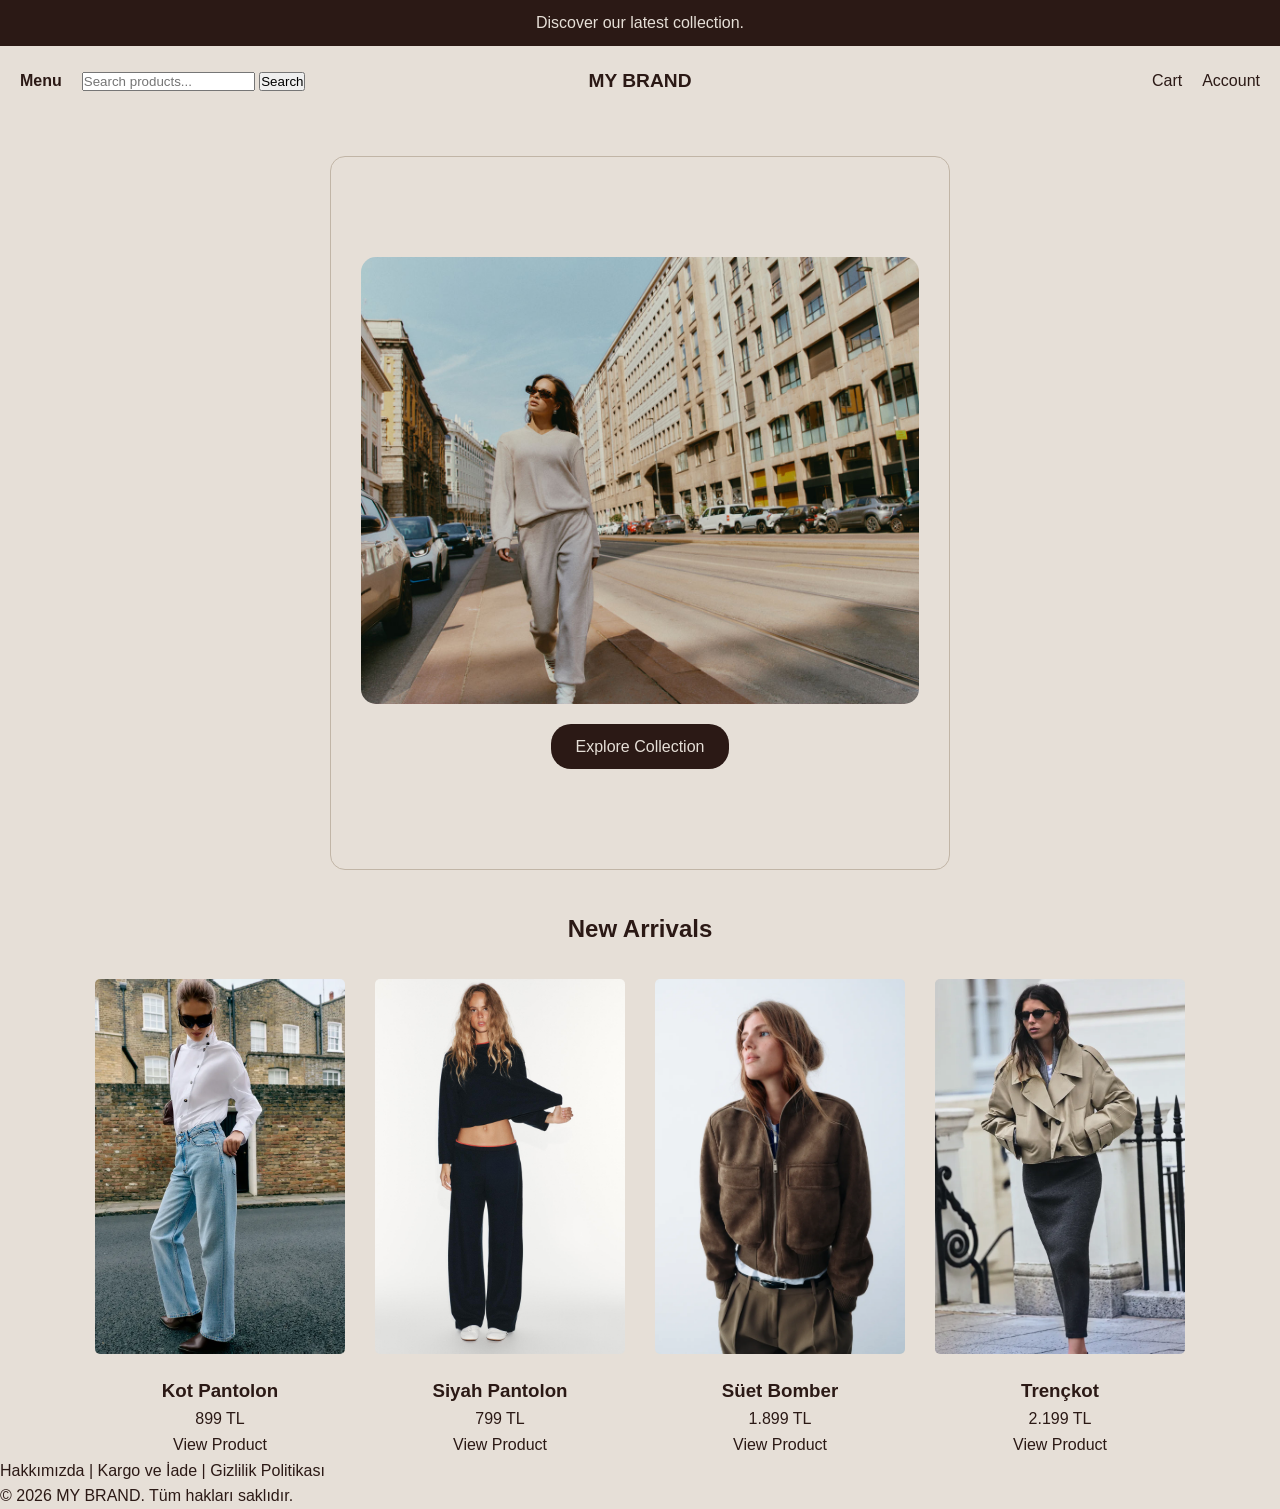
<file: index.html>
<!DOCTYPE html>
<html lang="en">
<head>
    <link rel="stylesheet" href="style.css">
    <meta charset="UTF-8">
    <meta name="viewport" content="width=device-width, initial-scale=1.0">
    <title>My Brand</title>
</head>
<body>
    
   
    
   <header>
    <div class="announcement">
        Discover our latest collection.
    </div>

    <nav>
        <div class="nav-left">
            <span class="menu-btn" id="openMenu">Menu</span>
            <form action="products.html" method="get">
                <input type="search" name="search" placeholder="Search products...">
                <button type="submit">Search</button>
            </form>
        </div>

        <a href="index.html" class="logo">MY BRAND</a>

        <div class="nav-right">
            <a href="cart.html">Cart</a>
            <a href="login.html">Account</a>
        </div>
    </nav>
</header>


<nav class="side-menu">
    <span class="close-btn" id="closeMenu">X Kapat</span>
    <ul>
        <li><a href="index.html">Home</a></li>
        <li><a href="products.html">Shop All</a></li>
        <li><a href="products.html">New Arrivals</a></li>
        <li><a href="about.html">About Us</a></li>
        <li><a href="profile.html">Account</a></li>
    </ul>
</nav>
  
    <main>
        <section class="hero">
            <div class="slide">
                <!-- 1. En üstte çerçeveli yazı -->
                <div class="slide-text">
                    <img src="images/anasayfa2.jpg" alt="Ana Sayfa Görseli" style="width: 100%; display: block;">
                    
                    <a href="products.html">Explore Collection</a>
                </div>
                
                
                
            </div>
        </section>

        
        <section class="new-arrivals">
            <h2>New Arrivals</h2>
<div class="product-grid">
    

    <article>
        <img src="images/kotpant.webp" alt="Kot Pantolon">
        <h3>Kot Pantolon</h3>
        <p>899 TL</p>
        <a href="product.html">View Product</a>
    </article>

   
    <article>
        <img src="images/siyahpant.jpg" alt="Siyah Pantolon">
        <h3>Siyah Pantolon</h3>
        <p>799 TL</p>
        <a href="product.html">View Product</a>
    </article>

    <article>
        <img src="images/suetbomber.webp" alt="Süet Bomber">
        <h3>Süet Bomber</h3>
        <p>1.899 TL</p>
        <a href="product.html">View Product</a>
    </article>

    <article>
        <img src="images/trenckot.webp" alt="Trençkot">
        <h3>Trençkot</h3>
        <p>2.199 TL</p>
        <a href="product.html">View Product</a>
    </article>
</div>
            
        </section>
    </main>

  
    <footer>
        <div class="footer-iletisim">
            <a href="about.html">Hakkımızda</a> | 
            <a href="#">Kargo ve İade</a> | 
            <a href="#">Gizlilik Politikası</a>
        </div>
        <p>© 2026 MY BRAND. Tüm hakları saklıdır.</p>
    </footer>

  <script src="script.js"></script>

</body>
</html>
</file>
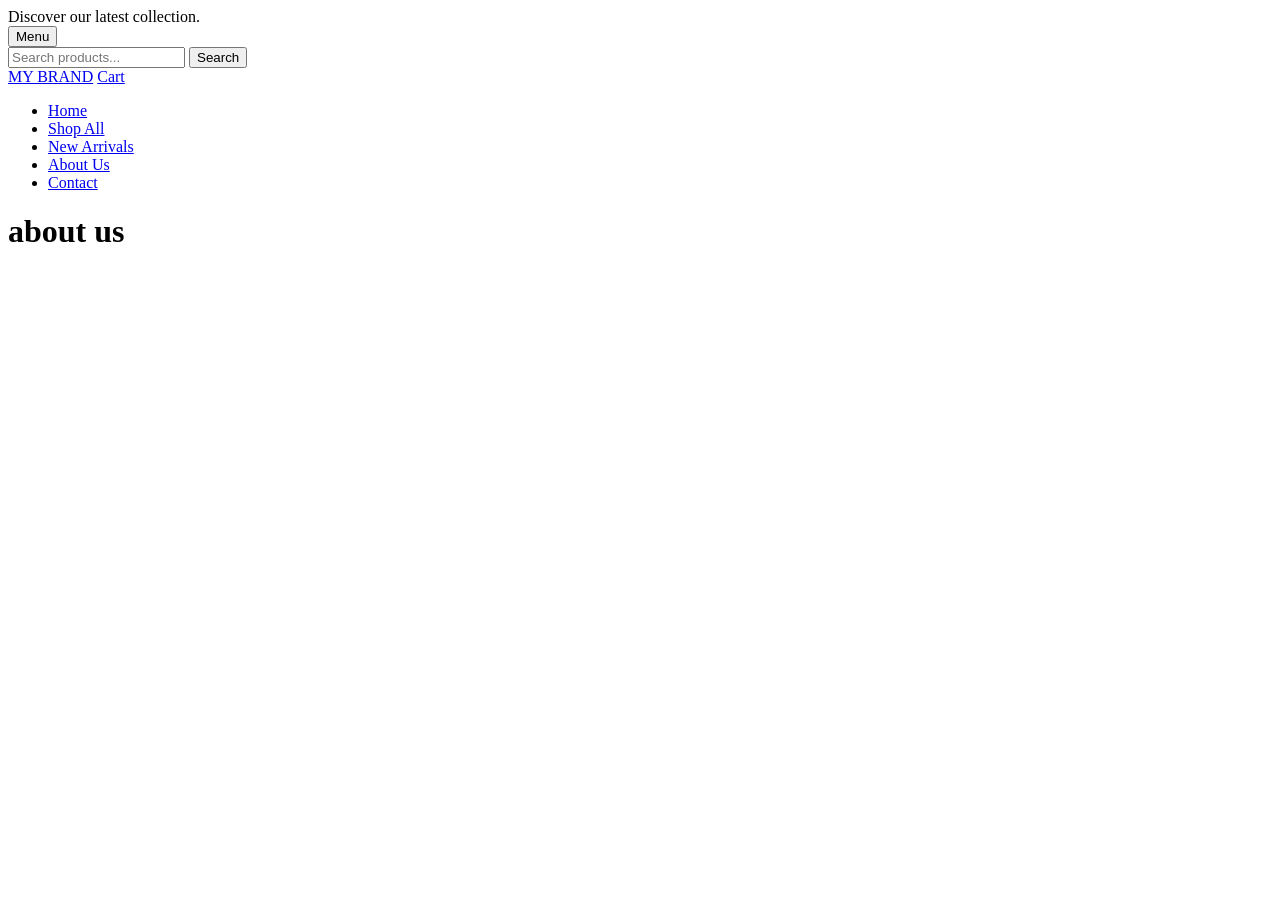
<file: about.html>
<!DOCTYPE html>
<html lang="en">
<head>
    <meta charset="UTF-8">
    <meta name="viewport" content="width=device-width, initial-scale=1.0">
    <title>My Brand</title>
</head>
<body>
    <header>
        <div class="announcement">Discover our latest collection.</div>
        <nav>
            <button type="button">Menu</button>
            <form action="#" method="get">
                <input type="search" name="search" placeholder="Search products...">
                <button type="submit">Search</button>
            </form>
            <a href="index.html">MY BRAND</a>
            <a href="cart.html">Cart</a>
        </nav>
    </header>
    <nav aria-label="Main menu">
        <ul>
            <li><a href="index.html">Home</a></li>
            <li><a href="products.html">Shop All</a></li>
            <li><a href="products.html">New Arrivals</a></li>
            <li><a href="about.html">About Us</a></li>
            <li><a href="contact.html">Contact</a></li>
        </ul>
    </nav>

    <main>
        <h1>about us</h1>
    </main>
</body>
</html>
</file>
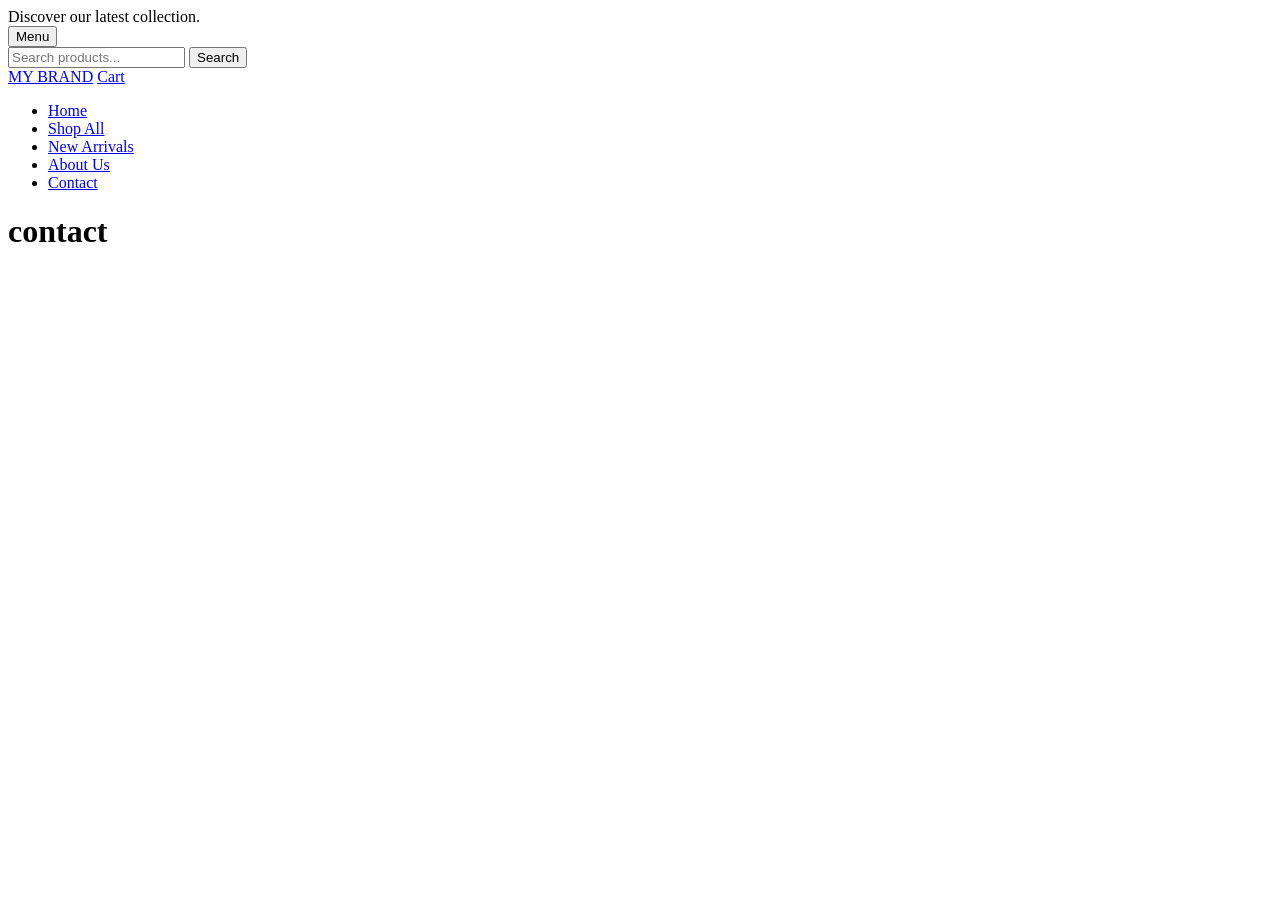
<file: contact.html>
<!DOCTYPE html>
<html lang="en">
<head>
    <meta charset="UTF-8">
    <meta name="viewport" content="width=device-width, initial-scale=1.0">
    <title>My Brand</title>
</head>
<body>
    <header>
        <div class="announcement">Discover our latest collection.</div>
        <nav>
            <button type="button">Menu</button>
            <form action="#" method="get">
                <input type="search" name="search" placeholder="Search products...">
                <button type="submit">Search</button>
            </form>
            <a href="index.html">MY BRAND</a>
            <a href="cart.html">Cart</a>
        </nav>
    </header>
    <nav aria-label="Main menu">
        <ul>
            <li><a href="index.html">Home</a></li>
            <li><a href="products.html">Shop All</a></li>
            <li><a href="products.html">New Arrivals</a></li>
            <li><a href="about.html">About Us</a></li>
            <li><a href="contact.html">Contact</a></li>
        </ul>
    </nav>

    <main>
        <h1>contact</h1>
    </main>
</body>
</html>
</file>
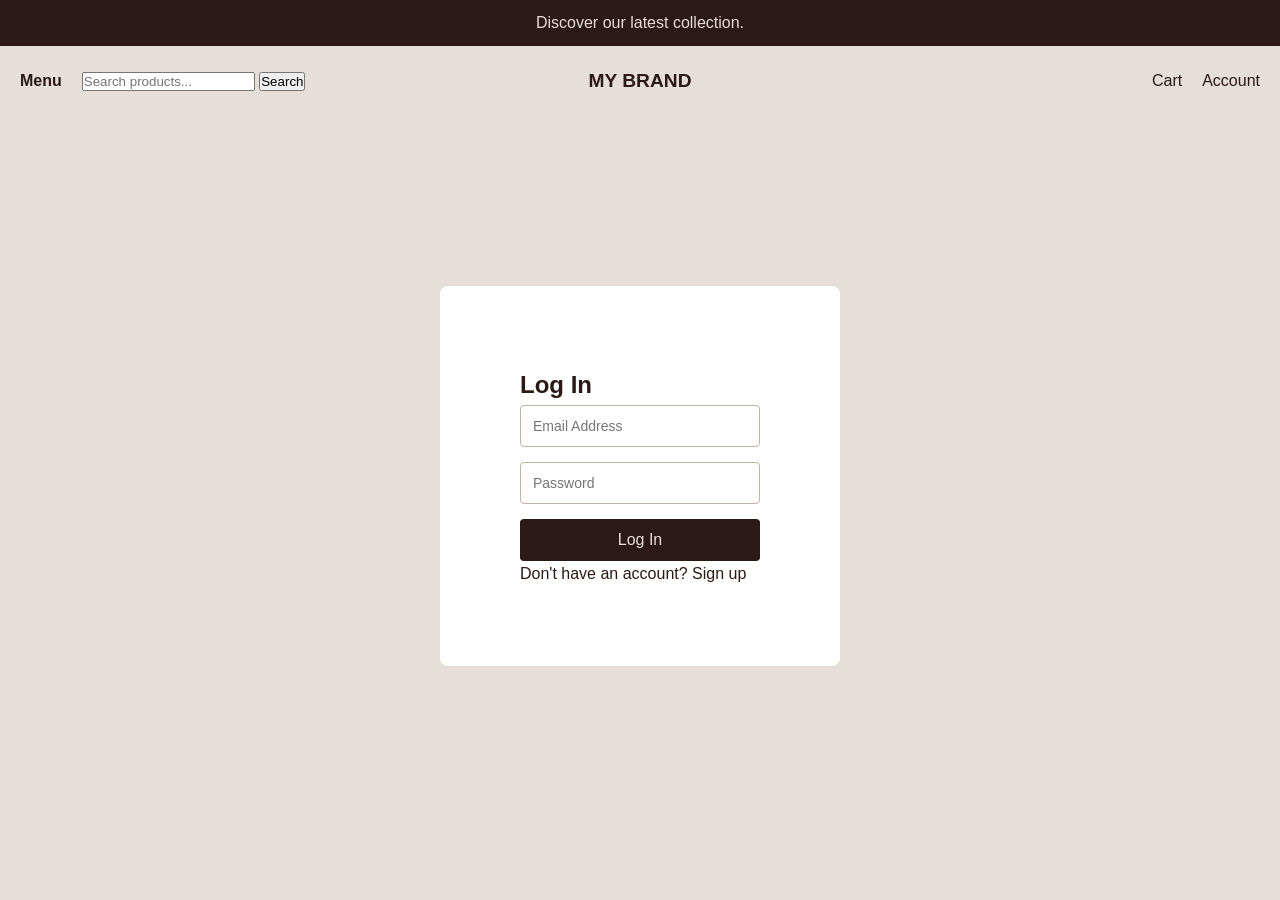
<file: login.html>
<!DOCTYPE html>
<html lang="en">
<head>
    <link rel="stylesheet" href="style.css">
    <meta charset="UTF-8">
    <meta name="viewport" content="width=device-width, initial-scale=1.0">
    <title>My Brand</title>
</head>

<body>
<header>
    <div class="announcement">
        Discover our latest collection.
    </div>

    <nav>
        <div class="nav-left">
            <span class="menu-btn" id="openMenu">Menu</span>
            <form action="products.html" method="get">
                <input type="search" name="search" placeholder="Search products...">
                <button type="submit">Search</button>
            </form>
        </div>

        <a href="index.html" class="logo">MY BRAND</a>

        <div class="nav-right">
            <a href="cart.html">Cart</a>
            <a href="login.html">Account</a>
        </div>
    </nav>
</header>


<nav class="side-menu">
    <span class="close-btn" id="closeMenu">X Kapat</span>
    <ul>
        <li><a href="index.html">Home</a></li>
        <li><a href="products.html">Shop All</a></li>
        <li><a href="products.html">New Arrivals</a></li>
        <li><a href="about.html">About Us</a></li>
        <li><a href="profile.html">Account</a></li>
    </ul>
</nav>



 
    <main class="auth-page">
        <section class="login-section">
            <h2>Log In</h2>
            <form action="profile.html">
                <input type="email" placeholder="Email Address">
                <input type="password" placeholder="Password">
                <button type="submit">Log In</button>
            </form>
            <p>Don't have an account? <a href="signup.html">Sign up</a></p>
        </section>

          
    </main>
    <script src="script.js"></script>
    </body>
    </html>
</file>
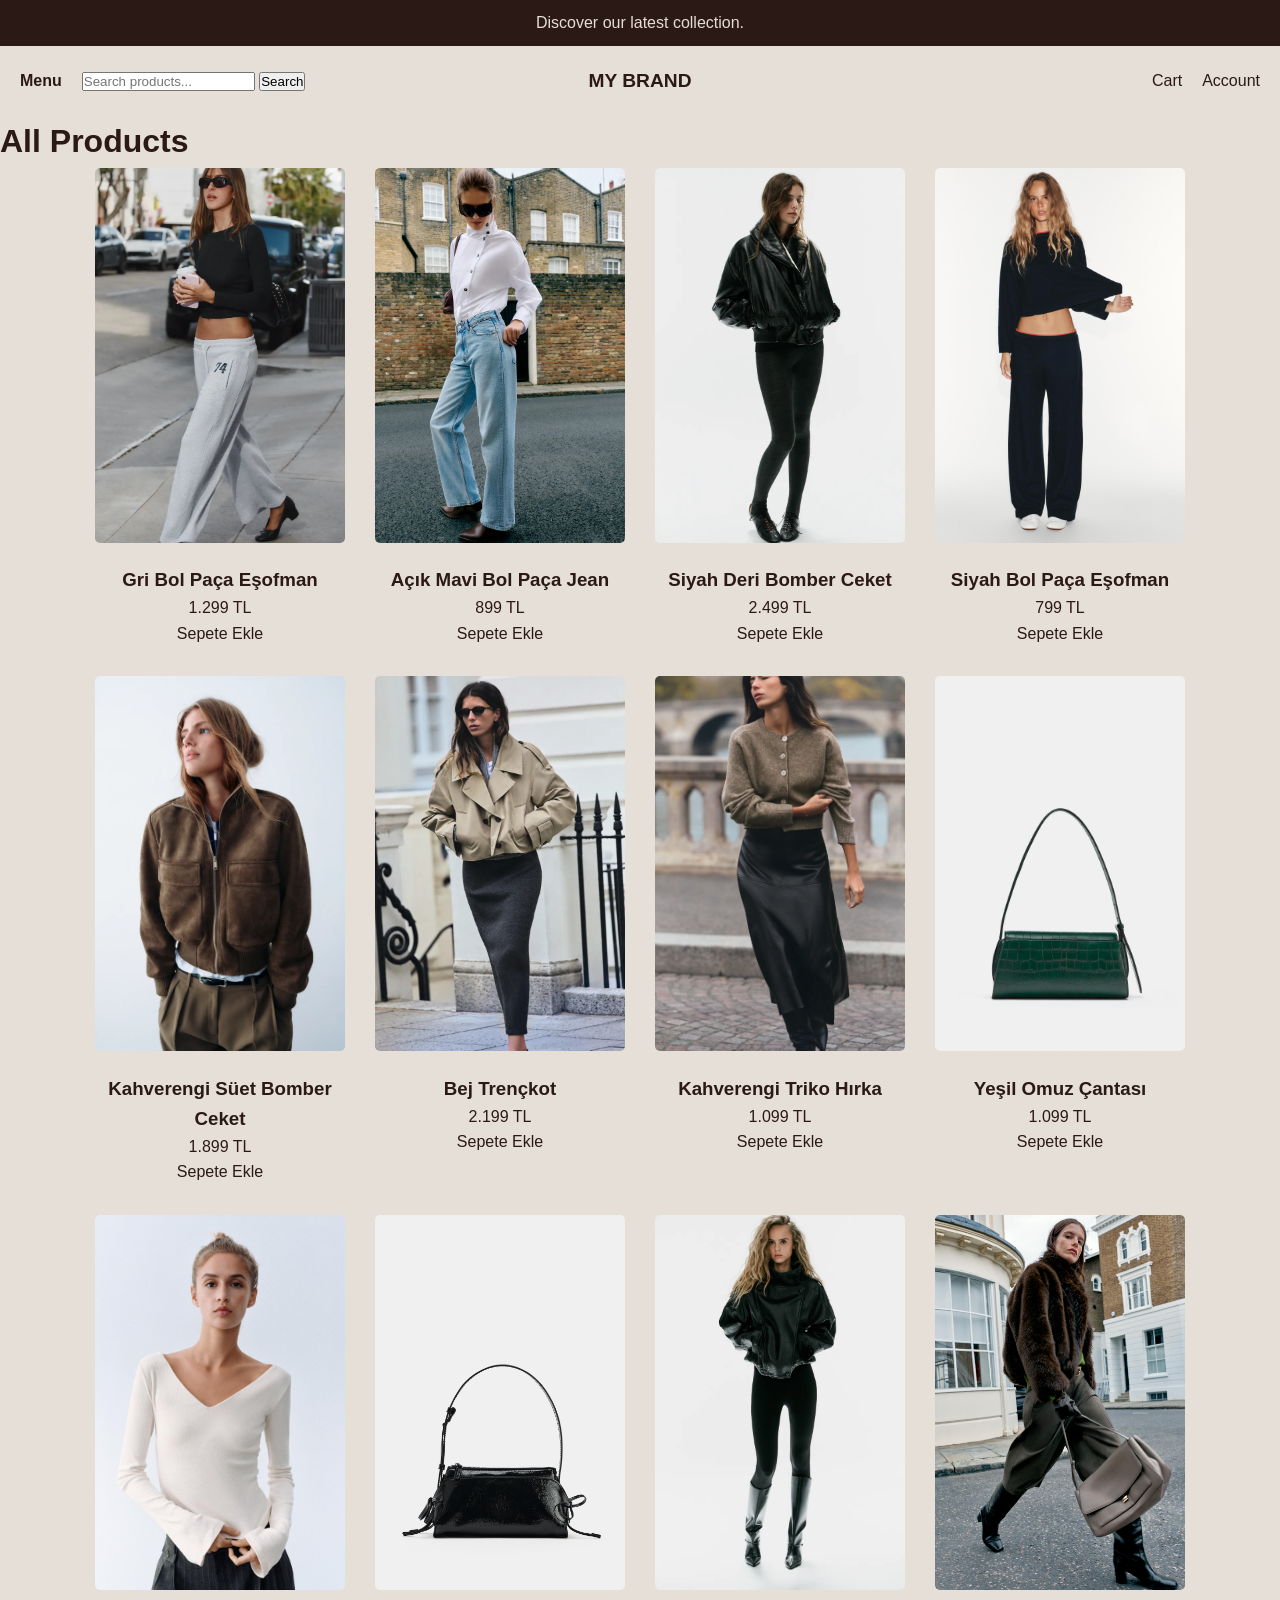
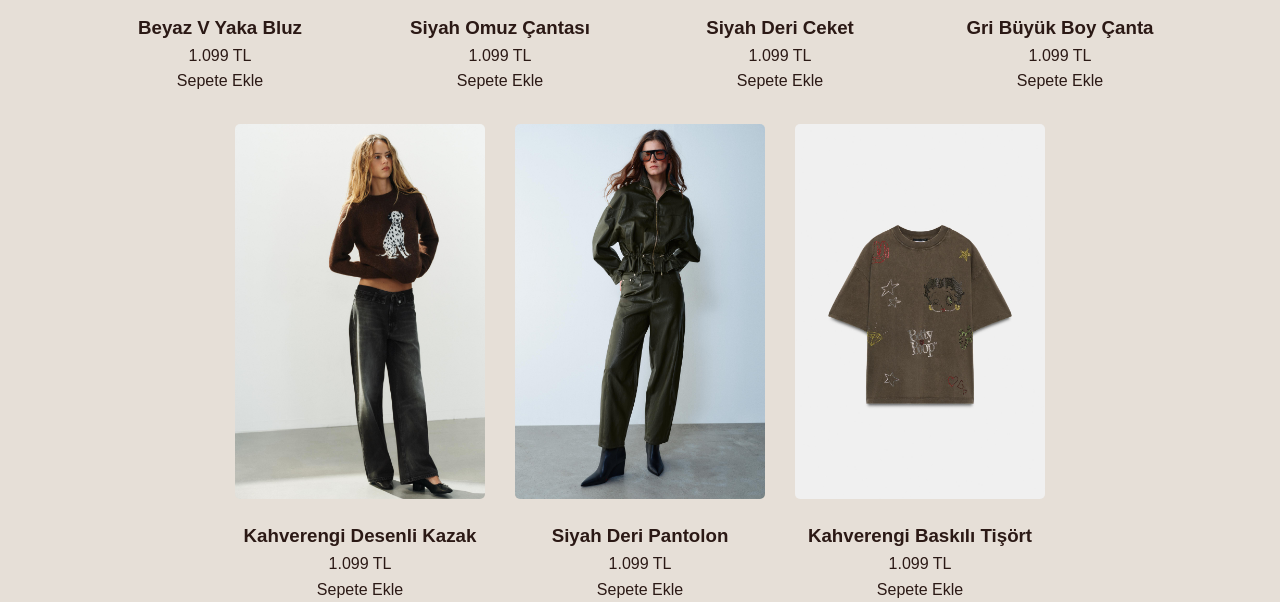
<file: products.html>
<!DOCTYPE html>
<html lang="en">
<head>
    <link rel="stylesheet" href="style.css">
    <meta charset="UTF-8">
    <meta name="viewport" content="width=device-width, initial-scale=1.0">
    <title>My Brand</title>
</head>
<body>
  



<header>
    <div class="announcement">
        Discover our latest collection.
    </div>

    <nav>
        <div class="nav-left">
            <span class="menu-btn" id="openMenu">Menu</span>
            <form action="products.html" method="get">
                <input type="search" name="search" placeholder="Search products...">
                <button type="submit">Search</button>
            </form>
        </div>

        <a href="index.html" class="logo">MY BRAND</a>

        <div class="nav-right">
            <a href="cart.html">Cart</a>
            <a href="login.html">Account</a>
        </div>
    </nav>
</header>


<nav class="side-menu">
    <span class="close-btn" id="closeMenu">X Kapat</span>
    <ul>
        <li><a href="index.html">Home</a></li>
        <li><a href="products.html">Shop All</a></li>
        <li><a href="products.html">New Arrivals</a></li>
        <li><a href="about.html">About Us</a></li>
        <li><a href="profile.html">Account</a></li>
    </ul>
</nav>
    <main>
<h1>All Products</h1>
    
    <section class="product-grid">
        <div class="product-grid">
    <article>
        <img src="images/esofman.webp" alt="Eşofman">
        <h3>Gri Bol Paça Eşofman</h3>
        <p>1.299 TL</p>
        <a href="product.html">Sepete Ekle</a>
    </article>

    <article>
        <img src="images/kotpant.webp" alt="Kot Pantolon">
        <h3>Açık Mavi Bol Paça Jean</h3>
        <p>899 TL</p>
        <a href="product.html">Sepete Ekle</a>
    </article>

    <article>
        <img src="images/sismemont.webp" alt="Şişme Mont">
        <h3>Siyah Deri Bomber Ceket</h3>
        <p>2.499 TL</p>
        <a href="product.html">Sepete Ekle</a>
    </article>

    <article>
        <img src="images/siyahpant.jpg" alt="Siyah Pantolon">
        <h3>Siyah Bol Paça Eşofman</h3>
        <p>799 TL</p>
        <a href="product.html">Sepete Ekle</a>
    </article>

    <article>
        <img src="images/suetbomber.webp" alt="Süet Bomber">
        <h3>Kahverengi Süet Bomber Ceket</h3>
        <p>1.899 TL</p>
        <a href="product.html">Sepete Ekle</a>
    </article>

    <article>
        <img src="images/trenckot.webp" alt="Trençkot">
        <h3>Bej Trençkot</h3>
        <p>2.199 TL</p>
        <a href="product.html">Sepete Ekle</a>
    </article>
    
    <article>
        <img src="images/yelek.webp" alt="Yelek">
        <h3>Kahverengi Triko Hırka</h3>
        <p>1.099 TL</p>
        <a href="product.html">Sepete Ekle</a>
    </article>

    <article>
        <img src="images/yesilcanta.jpg" alt="green bag">
        <h3>Yeşil Omuz Çantası</h3>
        <p>1.099 TL</p>
        <a href="product.html">Sepete Ekle</a>
    </article>

    <article>
        <img src="images/vyakatshırt.jpg" alt="tshirt">
        <h3>Beyaz V Yaka Bluz</h3>
        <p>1.099 TL</p>
        <a href="product.html">Sepete Ekle</a>
    </article>

    <article>
        <img src="images/omuzcanta.jpg" alt="canta">
        <h3>Siyah Omuz Çantası</h3>
        <p>1.099 TL</p>
        <a href="product.html">Sepete Ekle</a>
    </article>

    <article>
        <img src="images/dericeket.webp" alt="deri ceket">
        <h3>Siyah Deri Ceket</h3>
        <p>1.099 TL</p>
        <a href="product.html">Sepete Ekle</a>
    </article>

    <article>
        <img src="images/canta.jpg" alt="canta">
        <h3>Gri Büyük Boy Çanta</h3>
        <p>1.099 TL</p>
        <a href="product.html">Sepete Ekle</a>
    </article>

    <article>
        <img src="images/hayvankazak.jpg" alt="kazak">
        <h3>Kahverengi Desenli Kazak</h3>
        <p>1.099 TL</p>
        <a href="product.html">Sepete Ekle</a>
    </article>

    <article>
        <img src="images/deripant.jpg" alt="deri pantolon">
        <h3>Siyah Deri Pantolon</h3>
        <p>1.099 TL</p>
        <a href="product.html">Sepete Ekle</a>
    </article>

    <article>
        <img src="images/tshirt.jpg" alt="tshirt">
        <h3>Kahverengi Baskılı Tişört</h3>
        <p>1.099 TL</p>
        <a href="product.html">Sepete Ekle</a>
    </article>
</div>
    </section>
    <p id="noResults" style="display: none;">Aradığınız ürün bulunamadı.</p>
    </main>
  <script src="script.js"></script>

</body>
</html>
</file>
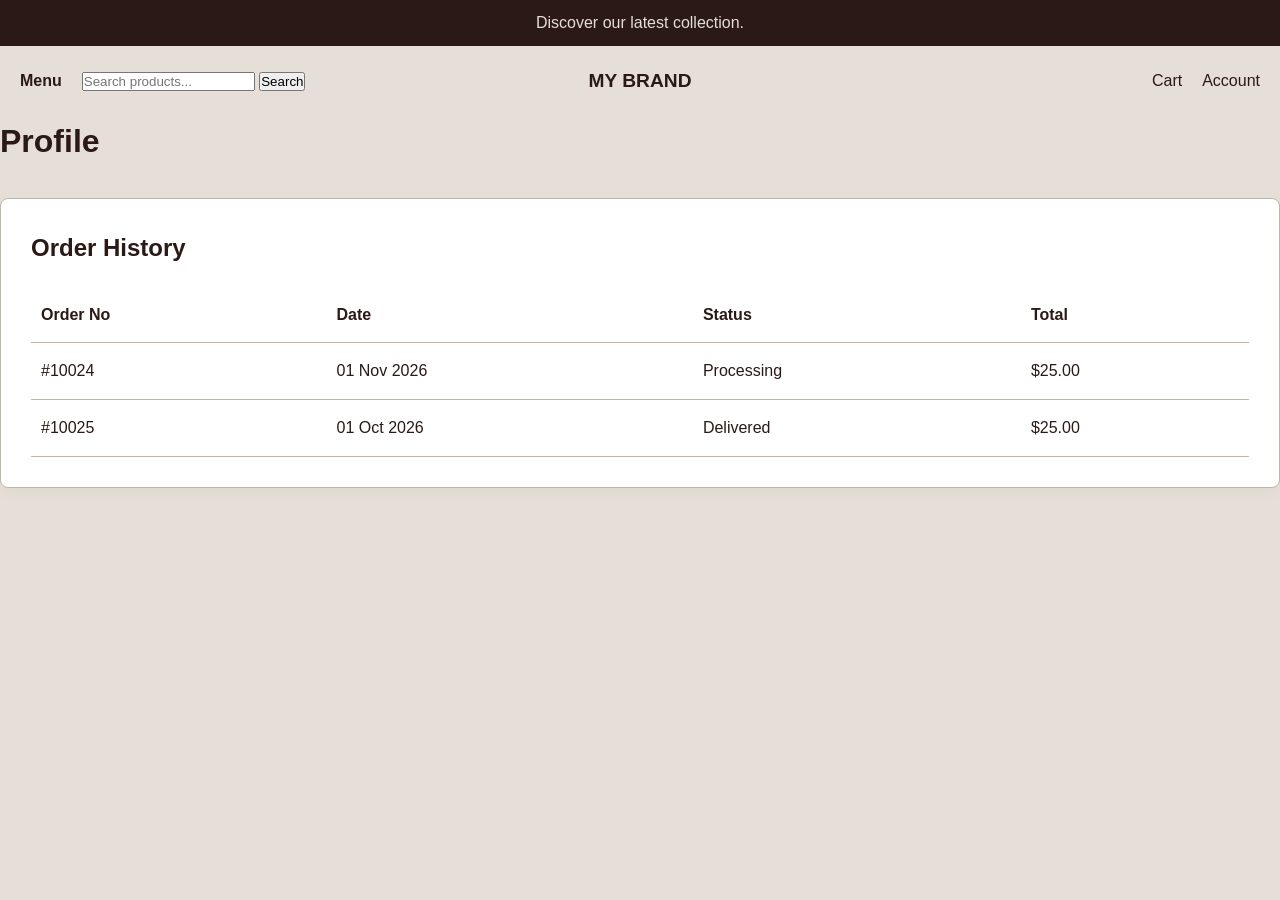
<file: profile.html>
<!DOCTYPE html>
<html lang="en">
<head>
    <link rel="stylesheet" href="style.css">
    <meta charset="UTF-8">
    <meta name="viewport" content="width=device-width, initial-scale=1.0">
    <title>My Brand</title>
</head>
<body>
   



<header>
    <div class="announcement">
        Discover our latest collection.
    </div>

    <nav>
        <div class="nav-left">
            <span class="menu-btn" id="openMenu">Menu</span>
            <form action="products.html" method="get">
                <input type="search" name="search" placeholder="Search products...">
                <button type="submit">Search</button>
            </form>
        </div>

        <a href="index.html" class="logo">MY BRAND</a>

        <div class="nav-right">
            <a href="cart.html">Cart</a>
            <a href="login.html">Account</a>
        </div>
    </nav>
</header>


<nav class="side-menu">
    <span class="close-btn" id="closeMenu">X Kapat</span>
    <ul>
        <li><a href="index.html">Home</a></li>
        <li><a href="products.html">Shop All</a></li>
        <li><a href="products.html">New Arrivals</a></li>
        <li><a href="about.html">About Us</a></li>
        <li><a href="profile.html">Account</a></li>
    </ul>
</nav>

    <main>
        <h1>Profile</h1>
        <section class="acocunt-info"></section>
        <section class="order-history">
            <h2>Order History</h2>
            <table>
                <tr>
                    <th>Order No</th>
                    <th>Date</th>
                    <th>Status</th>
                    <th>Total</th>
                </tr>
                <tr>
                    <td>#10024</td>
                    <td>01 Nov 2026</td>
                    <td>Processing</td>
                    <td>$25.00</td>
                </tr>
                <tr>
                    <td>#10025</td>
                    <td>01 Oct 2026</td>
                    <td>Delivered</td>
                    <td>$25.00</td>
                </tr>
            </table>
        </section>
        <section class="saved-adresses"></section>
    </main>
  <script src="script.js"></script>

</body>
</html>
</file>
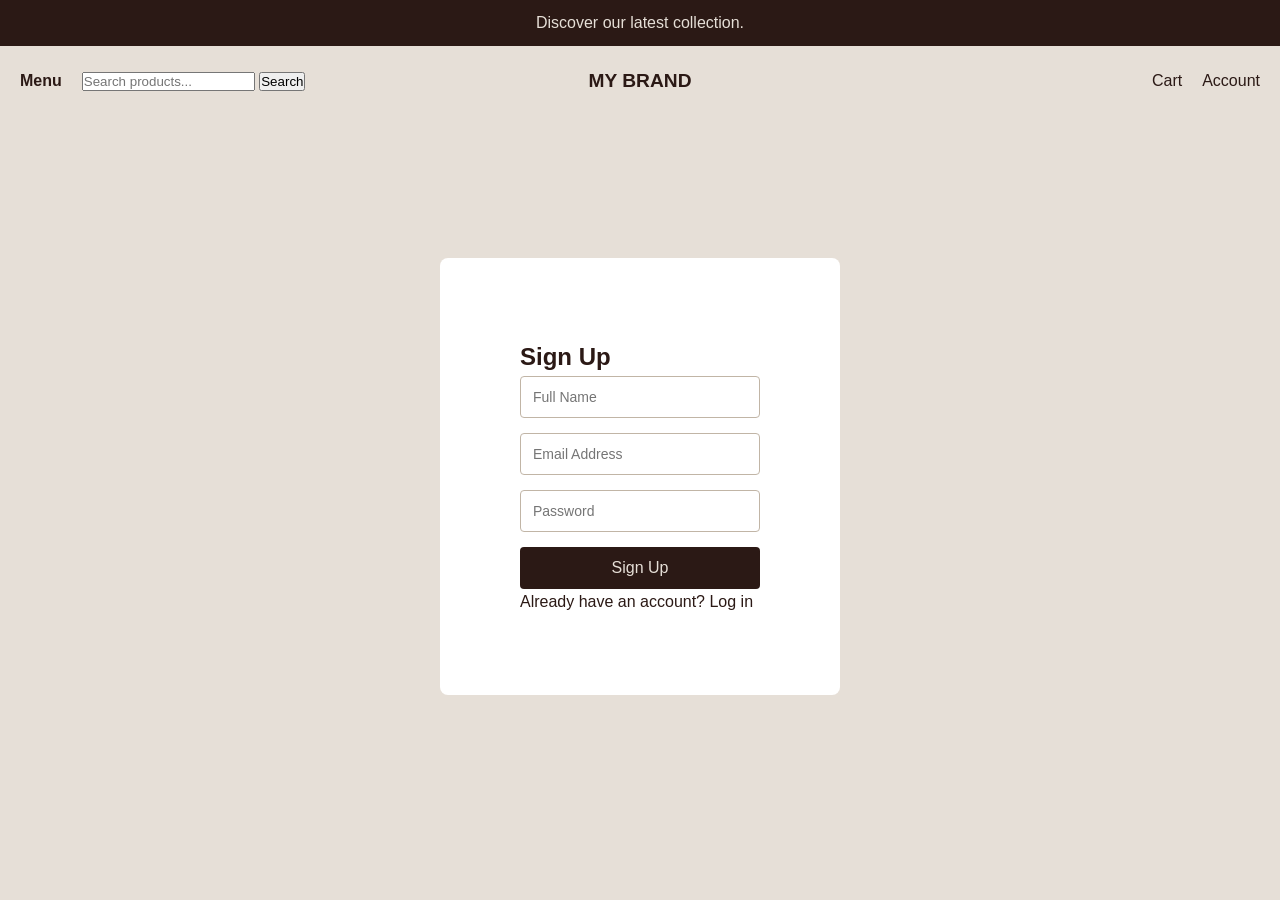
<file: signup.html>
<!DOCTYPE html>
<html lang="en">
<head>
    <link rel="stylesheet" href="style.css">
    <meta charset="UTF-8">
    <meta name="viewport" content="width=device-width, initial-scale=1.0">
    <title>My Brand</title>
</head>
<body>
<header>
    <div class="announcement">
        Discover our latest collection.
    </div>

    <nav>
        <div class="nav-left">
            <span class="menu-btn" id="openMenu">Menu</span>
            <form action="products.html" method="get">
                <input type="search" name="search" placeholder="Search products...">
                <button type="submit">Search</button>
            </form>
        </div>

        <a href="index.html" class="logo">MY BRAND</a>

        <div class="nav-right">
            <a href="cart.html">Cart</a>
            <a href="login.html">Account</a>
        </div>
    </nav>
</header>


<nav class="side-menu">
    <span class="close-btn" id="closeMenu">X Kapat</span>
    <ul>
        <li><a href="index.html">Home</a></li>
        <li><a href="products.html">Shop All</a></li>
        <li><a href="products.html">New Arrivals</a></li>
        <li><a href="about.html">About Us</a></li>
        <li><a href="profile.html">Account</a></li>
    </ul>
</nav>


    <main class="auth-page">
    <section class="login-section">

        <h2>Sign Up</h2>
        <form action="profile.html">
            <input type="text" placeholder="Full Name">
            <input type="email" placeholder="Email Address">
            <input type="password" placeholder="Password">
            <button type="submit">Sign Up</button>
        </form>
        <p>Already have an account? <a href="login.html">Log in</a></p>


    </section>

      
    </main>

    <script src="script.js"></script>

    </body>
    </html>
</file>
<file: style.css>
:root {
    --primary-color: #2B1915; /* Espresso - Menü, footer ve güçlü vurgular */
    --bg-color: #E6DFD7;      /* Chalk - Genel arka plan rengi */
    --accent-color: #C1B5A6;  /* Almond - Butonlar ve açık renk vurgular */
    --text-color: #2B1915;    /* Espresso - Okunabilir metin rengi */
    --border-color: #C1B5A6;  /* Almond - Kutu ve ayrım çizgileri */
}


/*  Tüm etiketlerin boşluklarını sıfırla */
* {
    margin: 0;
    padding: 0;
    box-sizing: border-box;
}

body {
    font-family: 'Helvetica Neue', Arial, sans-serif;
    background-color: var(--bg-color);
    color: var(--text-color); 
    line-height: 1.6;
}

.announcement {
    text-align: center;
    background-color: var(--primary-color);
    color: var(--bg-color);
    padding: 10px;
}

/* Sol  sağ grupların kendi içindeki hizalama */
.nav-left, .nav-right {
    display: flex;
    align-items: center;
    gap: 20px; /* İçindeki elemanların arasındaki boşluk */
}

/* Logonun tam ortada durması için sağ ve sol kutulara eşit genişlik  */
.nav-left {
    flex: 1;
    justify-content: flex-start;
}

.nav-right {
    flex: 1;
    justify-content: flex-end;
}

.logo {
    font-weight: bold;
    font-size: 1.2rem;
}

/* Gerçek checkboxı ekrandan gizle */
.menu-toggle-box {
    display: none;
}

/* Tıklanabilir hissi vermek için fare imlecini el yap */
.menu-btn, .close-btn {
    cursor: pointer;
    font-weight: bold;
}

/* Yan Menünün Başlangıç Durumu (Ekran Dışı) */
.side-menu {
    position: fixed;
    top: 0;
    left: -300px; /* Ekranın solunda saklı durur */
    width: 250px;
    height: 100vh;
    background-color: var(--bg-color);
    border-right: 1px solid var(--border-color);
    transition: left 0.3s ease; /* Kayma efekti */
    padding: 30px;
    z-index: 1000; /* Diğer her şeyin üstünde durmasını sağlar */
}

.side-menu.active {
    left: 0;
}

nav{
    display: flex;
    justify-content: space-between;
    align-items: center;
    padding: 20px;
}

a {
    text-decoration: none;
    color: var(--text-color);
}

a:hover {
    opacity: 0.6;
}

table {
    width: 100%;
    border-collapse: collapse;
    margin-top: 20px; 
}

th, td {
    padding: 15px 10px;
    text-align: left;
    border-bottom: 1px solid var(--border-color);
}
th{
    color: var(--primary-color);
}
/*   */
.slide{
    display: flex;
    flex-direction: column;
    align-items: center;
    gap: 40px;
    padding: 40px 20px;
}

.slide img {
    width: 50%;
    border-radius: 15px;
    object-fit: cover;
}
.slide-text {
    width: 50%;
    padding: 100px 30px;
    border: 1px solid var(--border-color);
    border-radius: 15px;
    text-align: center;
}


.slide-text a {
    display: inline-block;
    margin-top: 20px;
    padding: 10px 25px;
    background-color: var(--primary-color);
    color: var(--bg-color);
    border-radius: 20px;
}

.new-arrivals h2 {
    text-align: center;
    margin-bottom: 30px;/*baslık ve urunler arasına mesafe */
}

.product-grid {
    display: flex;
    flex-wrap: wrap; /* urunler ekrana sığmazsa alta gecer*/
    gap: 30px;
    justify-content: center; /* tum grubu sayfa ortasına hizalar*/
}

.product-grid article {
    width: 250px;
    text-align: center;
}

.product-grid article img {
    width: 100%;
    height: auto;/*resmin en boy oranı bozulmasını engeller*/
    border-radius: 5px;
    margin-bottom: 15px;
}

.auth-page{
    display: flex;
    justify-content: center;
    align-items: center;
    height: 80vh
}

.login-section {
    background-color: #ffffff; 
    padding: 80px;             
    border-radius: 8px;        
    width: 400px;
}

.login-section form {
    display: flex;
    flex-direction: column; /*her seyı zorla alt alta dizer*/
    gap: 15px; /*kutu ve butonlar arasına 15piksel bosluk*/
}
/* input alanı */
.login-section input {
    padding: 12px;                          
    border: 1px solid var(--border-color);  
    border-radius: 4px;                     
    font-size: 14px;
}


.login-section button {
    padding: 12px;
    background-color: var(--primary-color); 
    color: var(--bg-color);                 
    border: none;                           
    border-radius: 4px;
    font-size: 16px;
    cursor: pointer;                        /* imleç el şeklinde oldu */
}



.cart-item {
    display: flex; 
    align-items: center; 
    justify-content: space-between; 
    padding: 20px 0;
    border-bottom: 1px solid var(--border-color); 
    gap: 20px;
}

.cart-item img {
    border-radius: 8px; /* Ürün fotoğrafının köşelerini yumuşatır */
}

/* Ürün yazılarının olduğu orta kısım */
.item-info {
    flex: 1; /* Ortadaki alanın kalan tüm boşluğu kaplamasını sağlar */
}


.remove-btn {
    background-color: transparent;
    border: 1px solid var(--primary-color);
    color: var(--primary-color);
    padding: 8px 15px;
    cursor: pointer;
    border-radius: 4px;
    transition: all 0.3s ease;
}

.remove-btn:hover {
    background-color: var(--primary-color);
    color: var(--bg-color);
}

/* Sipariş Özeti  */
.cart-summary {
    background-color: #ffffff;
    padding: 30px;
    border: 1px solid var(--border-color);
    border-radius: 8px;
    margin-top: 40px;
    text-align: left; /* Fiyatları ve butonları sola yaslar */
}

.cart-summary h2 {
    margin-bottom: 20px;
    color: var(--primary-color);
}

.cart-summary p, .cart-summary h3 {
    margin-bottom: 10px;
}

/* Ödeme Yap Butonu  */
.checkout-btn {
    margin-top: 15px;
    padding: 15px 30px;
    background-color: var(--primary-color);
    color: var(--bg-color);
    border: none;
    border-radius: 4px;
    font-size: 16px;
    font-weight: bold;
    cursor: pointer;
    width: 300px; /* Butonu genişletir */
}



/* siparis gecmisini kutu içine alır */
.order-history {
    background-color: #ffffff;
    padding: 30px;
    border-radius: 8px;
    border: 1px solid var(--border-color);
    margin-top: 30px;
    box-shadow: 0 4px 15px rgba(0,0,0,0.03); /*  gölge */
}

.order-history h2 {
    text-align: left;
    margin-bottom: 20px;
    color: var(--primary-color);
}



/* Sepet sayfası ortalama ve genişlik  */
.cart-items, .cart-summary {
    max-width: 900px; 
    margin: 0 auto;   
    padding: 20px;    
}
</file>
